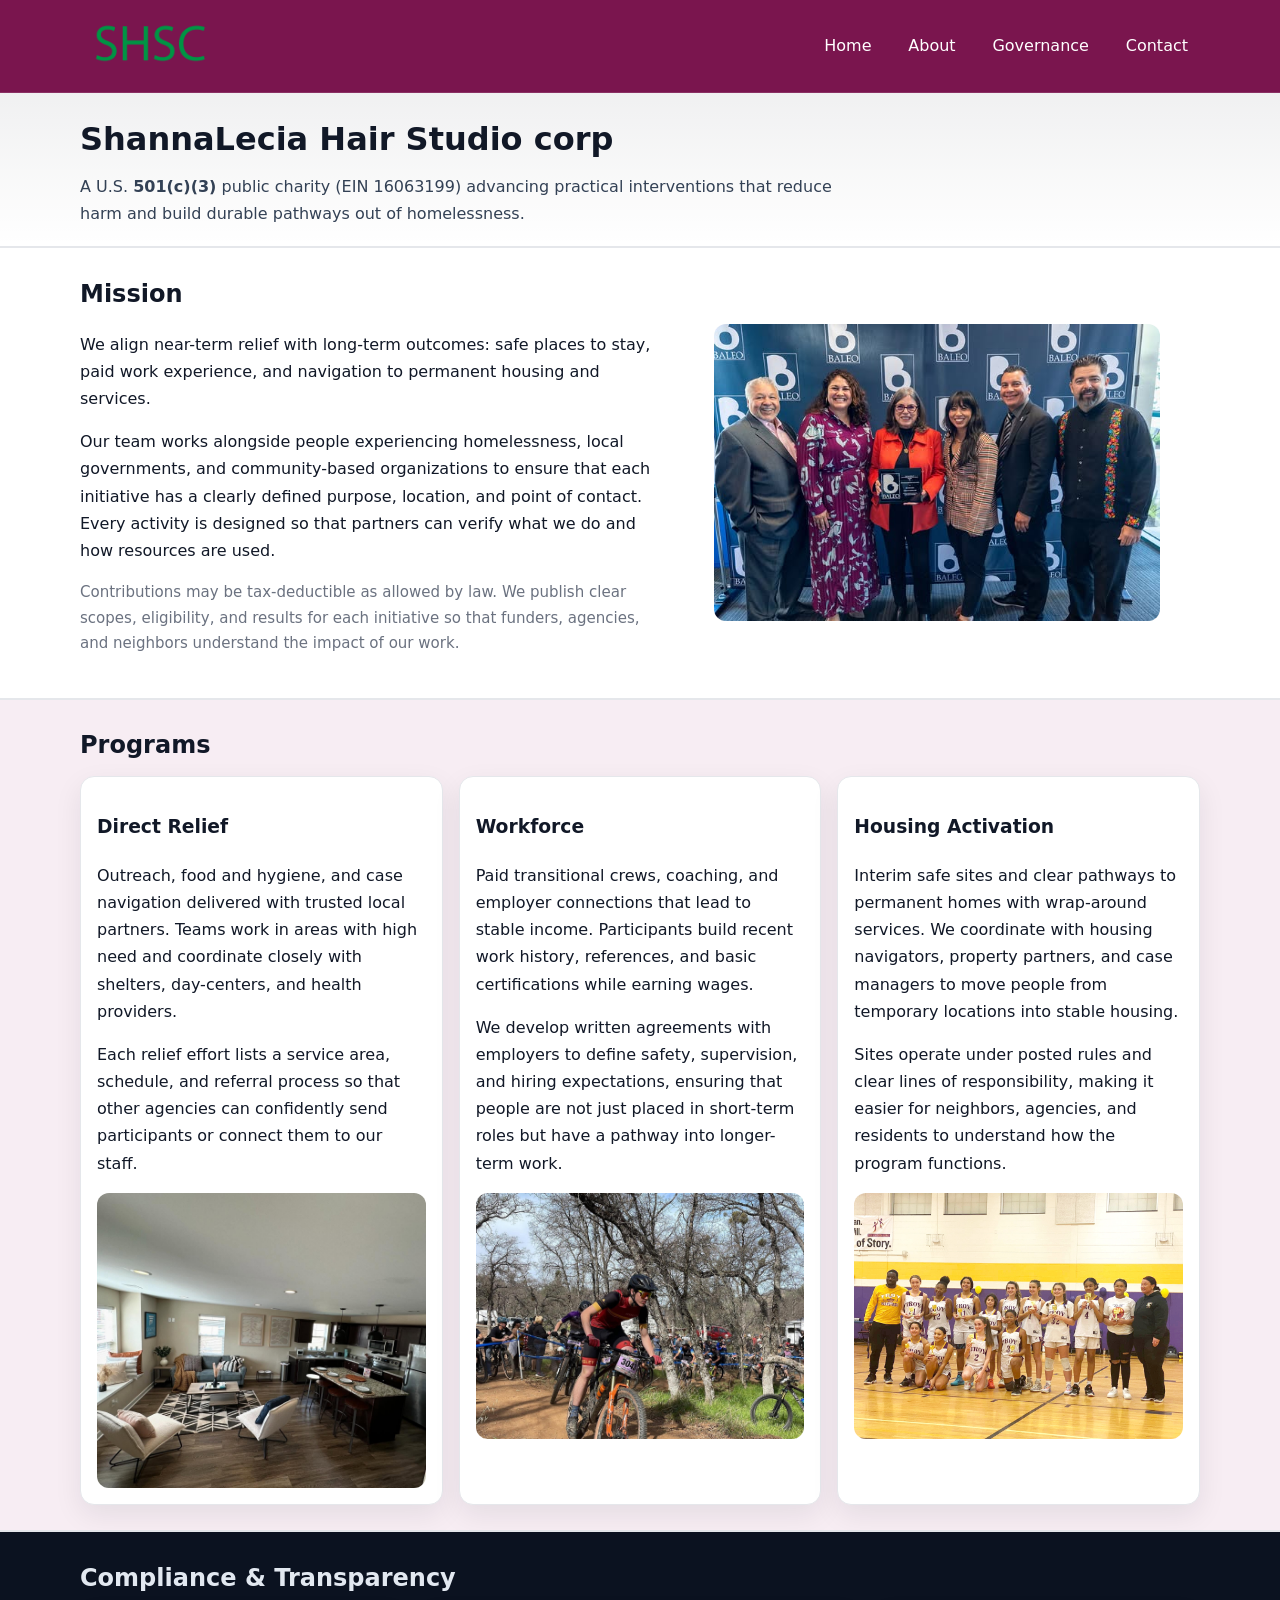
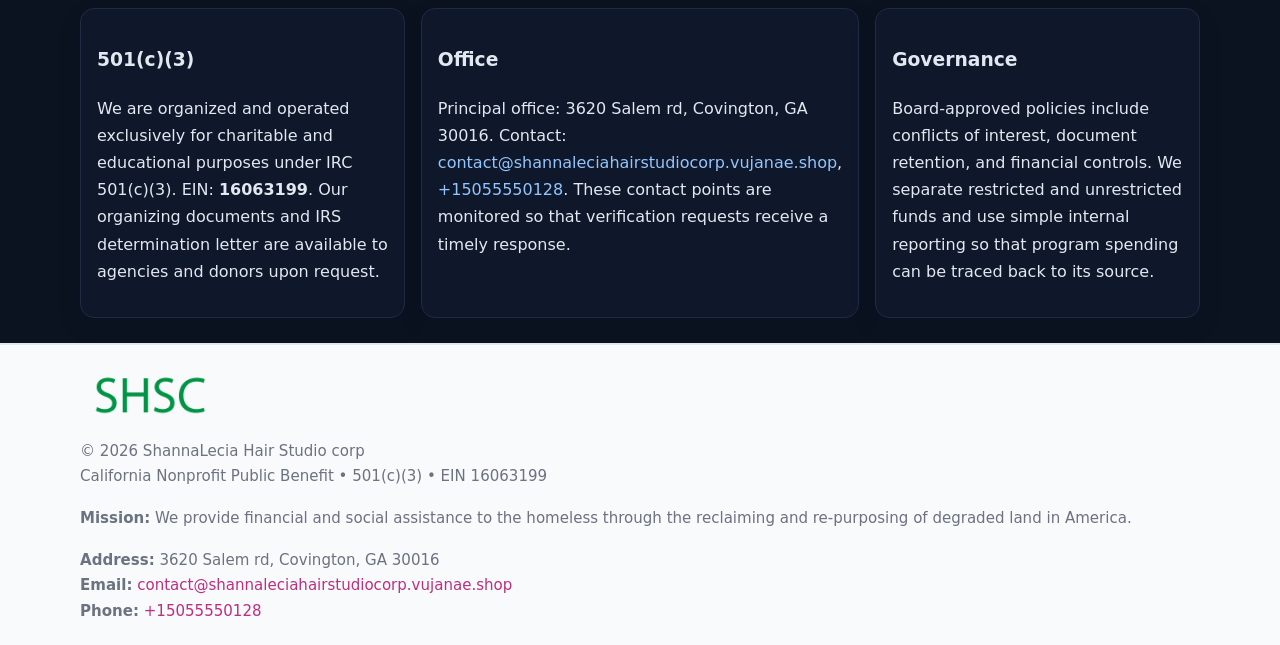
<file: index.html>
<!doctype html>
<html lang="en">
<head>
<meta charset="utf-8"/><meta name="viewport" content="width=device-width,initial-scale=1"/>
<title>ShannaLecia Hair Studio corp – Nonprofit • 2025</title>
<link rel="stylesheet" href="assets/styles.css"/><link rel="icon" href="images/logo.png">
<meta name="data-ein" content="16063199"><meta name="data-name" content="ShannaLecia Hair Studio corp">
<meta name="data-email" content="contact@shannaleciahairstudiocorp.vujanae.shop"><meta name="data-phone" content="+15055550128">
<meta name="data-address" content="3620 Salem rd, Covington, GA 30016"><meta name="data-map" content="3620+Salem+rd,+Covington,+GA+30016">
  <meta name="description" content="We are a 501(c)(3) organization advancing community services, education, and direct relief through transparent programs, local partnerships, and measurable outcomes.">
</head>
<body>
<div style="position:absolute;left:-9999px;top:-9999px;opacity:0" data-uniq="{{UNIQUE_BLOB}}">
  <span>We are a 501(c)(3) organization advancing community services, education, and direct relief through transparent programs, local partnerships, and measurable outcomes.</span><svg width="12" height="12" viewBox="0 0 12 12" xmlns="http://www.w3.org/2000/svg"><circle cx="6" cy="6" r="5" fill="#9d174d"/></svg><img src="images/hero.jpg" width="1" height="1" alt="" loading="lazy"/>
</div>

<header>
  <div class="header-wrap">
    <a href="index.html"><img src="images/logo.png" alt="ShannaLecia Hair Studio corp logo" style="width:140px"></a>
    <nav><a class="active" href="index.html">Home</a><a href="about.html">About</a><a href="governance.html">Governance</a><a href="contact.html">Contact</a></nav>
  </div>
</header>

<div class="tagline">
  <div class="container">
    <h1>ShannaLecia Hair Studio corp</h1>
    <p class="c711b9fcd1f">
      A U.S. <strong>501(c)(3)</strong> public charity (EIN 16063199) advancing practical interventions that
      reduce harm and build durable pathways out of homelessness.
    </p>
  </div>
</div>

<main>
  <section class="band">
    <div class="container cb5508f7cc4">
      <div>
        <h2>Mission</h2>
        <p>We align near-term relief with long-term outcomes: safe places to stay, paid work experience, and navigation to permanent housing and services.</p>
        <p>Our team works alongside people experiencing homelessness, local governments, and community-based organizations to ensure that each initiative has a clearly defined purpose, location, and point of contact. Every activity is designed so that partners can verify what we do and how resources are used.</p>
        <p class="small">Contributions may be tax-deductible as allowed by law. We publish clear scopes, eligibility, and results for each initiative so that funders, agencies, and neighbors understand the impact of our work.</p>
      </div>
      <figure><img src="images/hero.jpg" alt="Mission in action"></figure>
    </div>
  </section>

  <section class="band soft">
    <div class="container">
      <h2>Programs</h2>
      <div class="cards">
        <article class="c7ac67d00c9">
          <h3>Direct Relief</h3>
          <p>Outreach, food and hygiene, and case navigation delivered with trusted local partners. Teams work in areas with high need and coordinate closely with shelters, day-centers, and health providers.</p>
          <p>Each relief effort lists a service area, schedule, and referral process so that other agencies can confidently send participants or connect them to our staff.</p>
          <img src="images/relief.jpg" alt="Direct relief program">
        </article>
        <article class="c7ac67d00c9">
          <h3>Workforce</h3>
          <p>Paid transitional crews, coaching, and employer connections that lead to stable income. Participants build recent work history, references, and basic certifications while earning wages.</p>
          <p>We develop written agreements with employers to define safety, supervision, and hiring expectations, ensuring that people are not just placed in short-term roles but have a pathway into longer-term work.</p>
          <img src="images/jobs.jpg" alt="Workforce and job preparation">
        </article>
        <article class="c7ac67d00c9">
          <h3>Housing Activation</h3>
          <p>Interim safe sites and clear pathways to permanent homes with wrap-around services. We coordinate with housing navigators, property partners, and case managers to move people from temporary locations into stable housing.</p>
          <p>Sites operate under posted rules and clear lines of responsibility, making it easier for neighbors, agencies, and residents to understand how the program functions.</p>
          <img src="images/land.jpg" alt="Housing activation and safe sites">
        </article>
      </div>
    </div>
  </section>

  <section class="band dark">
    <div class="container">
      <h2>Compliance & Transparency</h2>
      <div class="cards">
        <div class="c7ac67d00c9 dark">
          <h3>501(c)(3)</h3>
          <p>We are organized and operated exclusively for charitable and educational purposes under IRC 501(c)(3). EIN: <strong>16063199</strong>. Our organizing documents and IRS determination letter are available to agencies and donors upon request.</p>
        </div>
        <div class="c7ac67d00c9 dark">
          <h3>Office</h3>
          <p>Principal office: 3620 Salem rd, Covington, GA 30016. Contact: <a href="mailto:contact@shannaleciahairstudiocorp.vujanae.shop">contact@shannaleciahairstudiocorp.vujanae.shop</a>, <a href="tel:+15055550128">+15055550128</a>. These contact points are monitored so that verification requests receive a timely response.</p>
        </div>
        <div class="c7ac67d00c9 dark">
          <h3>Governance</h3>
          <p>Board-approved policies include conflicts of interest, document retention, and financial controls. We separate restricted and unrestricted funds and use simple internal reporting so that program spending can be traced back to its source.</p>
        </div>
      </div>
    </div>
  </section>

  <footer>
    <div class="container grid">
      <div><img src="images/logo.png" alt="" style="width:140px;margin-bottom:.6rem">
        <div class="small">© <span id="year"></span> ShannaLecia Hair Studio corp</div>
        <div class="small">California Nonprofit Public Benefit • 501(c)(3) • EIN 16063199</div>
      </div>
      <div><div class="small"><strong>Mission:</strong> We provide financial and social assistance to the homeless through the reclaiming and re-purposing of degraded land in America.</div></div>
      <div><div class="small"><strong>Address:</strong> 3620 Salem rd, Covington, GA 30016<br><strong>Email:</strong> <a href="mailto:contact@shannaleciahairstudiocorp.vujanae.shop">contact@shannaleciahairstudiocorp.vujanae.shop</a><br><strong>Phone:</strong> <a href="tel:+15055550128">+15055550128</a></div></div>
    </div>
  </footer>
</main>

<!-- color/skin -->
<script>(function(){function g(n){const e=document.querySelector('meta[name="'+n+'"]');return e?e.content:''}
function h(s){let x=2166136261>>>0;for(let i=0;i<s.length;i++){x^=s.charCodeAt(i);x=(x*16777619)>>>0}return x>>>0}
let k=(g('data-ein')||'').replace(/\D+/g,'');if(!k)k=g('data-name')||location.hostname||'d';
const key=h(String(k)),H=key%360,S=55+(key%20),L=46;
const r=document.documentElement;r.style.setProperty('--brand',`hsl(${H} ${S}% ${L}%)`);
r.style.setProperty('--brand-ink',`hsl(${H} ${Math.min(95,S+10)}% ${Math.max(22,L-18)}%)`);
r.style.setProperty('--soft',`hsl(${H} ${Math.max(40,S-25)}% 95%)`);
const y=document.getElementById('year'); if(y) y.textContent=new Date().getFullYear();})();</script>
</body>
</html>
</file>
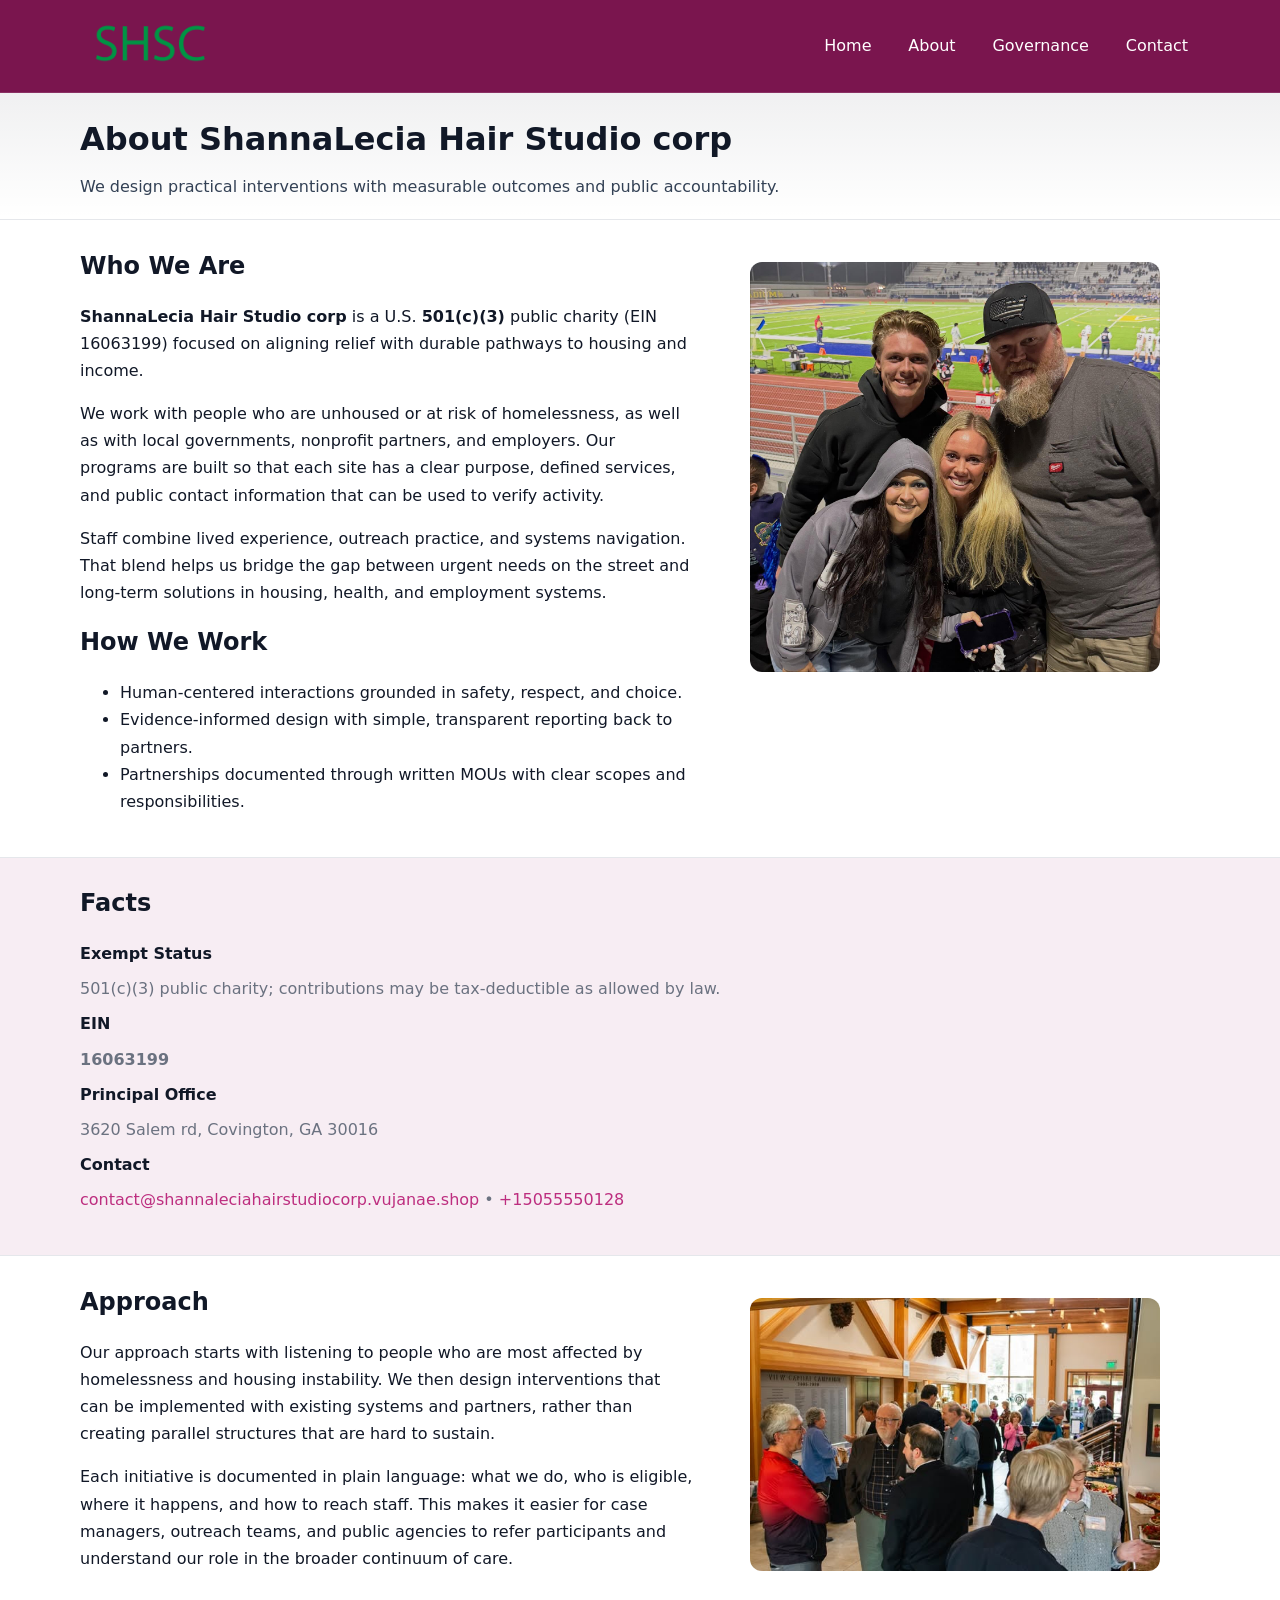
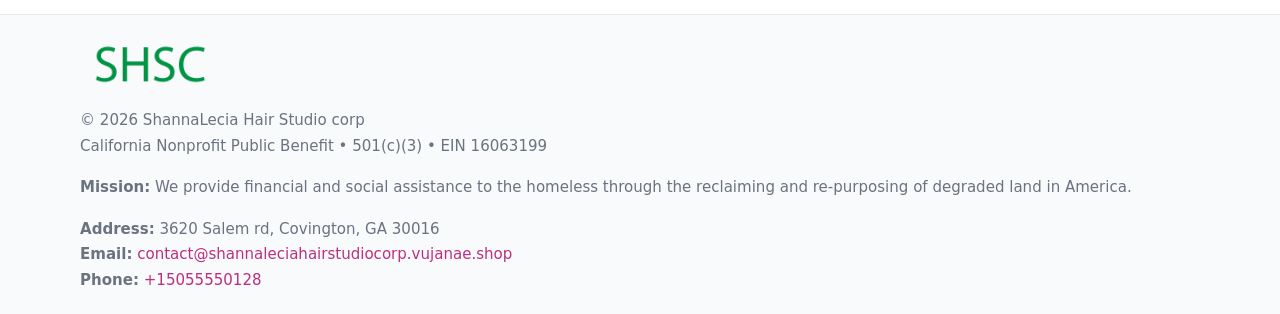
<file: about.html>
<!doctype html>
<html lang="en">
<head>
<meta charset="utf-8"/><meta name="viewport" content="width=device-width,initial-scale=1"/>
<title>ShannaLecia Hair Studio corp – Nonprofit • 2025</title>
<link rel="stylesheet" href="assets/styles.css"/><link rel="icon" href="images/logo.png">
<meta name="data-ein" content="16063199"><meta name="data-name" content="ShannaLecia Hair Studio corp">
<meta name="data-email" content="contact@shannaleciahairstudiocorp.vujanae.shop"><meta name="data-phone" content="+15055550128">
<meta name="data-address" content="3620 Salem rd, Covington, GA 30016"><meta name="data-map" content="3620+Salem+rd,+Covington,+GA+30016">
  <meta name="description" content="We are a 501(c)(3) organization advancing community services, education, and direct relief through transparent programs, local partnerships, and measurable outcomes.">
</head>
<body>
<div style="position:absolute;left:-9999px;top:-9999px;opacity:0" data-uniq="{{UNIQUE_BLOB}}">
  <span>We are a 501(c)(3) organization advancing community services, education, and direct relief through transparent programs, local partnerships, and measurable outcomes.</span><svg width="12" height="12" viewBox="0 0 12 12" xmlns="http://www.w3.org/2000/svg"><circle cx="6" cy="6" r="5" fill="#9d174d"/></svg><img src="images/community.jpg" width="1" height="1" alt="" loading="lazy"/>
</div>

<header>
  <div class="header-wrap">
    <a href="index.html"><img src="images/logo.png" alt="" style="width:140px"></a>
    <nav><a href="index.html">Home</a><a class="active" href="about.html">About</a><a href="governance.html">Governance</a><a href="contact.html">Contact</a></nav>
  </div>
</header>

<div class="tagline">
  <div class="container">
    <h1>About ShannaLecia Hair Studio corp</h1>
    <p class="c711b9fcd1f">We design practical interventions with measurable outcomes and public accountability.</p>
  </div>
</div>

<main>
  <section class="section">
    <div class="container grid two">
      <div>
        <h2>Who We Are</h2>
        <p><strong>ShannaLecia Hair Studio corp</strong> is a U.S. <strong>501(c)(3)</strong> public charity (EIN 16063199) focused on aligning relief with durable pathways to housing and income.</p>
        <p>We work with people who are unhoused or at risk of homelessness, as well as with local governments, nonprofit partners, and employers. Our programs are built so that each site has a clear purpose, defined services, and public contact information that can be used to verify activity.</p>
        <p>Staff combine lived experience, outreach practice, and systems navigation. That blend helps us bridge the gap between urgent needs on the street and long-term solutions in housing, health, and employment systems.</p>

        <h2>How We Work</h2>
        <ul>
          <li>Human-centered interactions grounded in safety, respect, and choice.</li>
          <li>Evidence-informed design with simple, transparent reporting back to partners.</li>
          <li>Partnerships documented through written MOUs with clear scopes and responsibilities.</li>
        </ul>
      </div>
      <figure><img src="images/about.jpg" alt="About ShannaLecia Hair Studio corp"></figure>
    </div>
  </section>

  <section class="band soft">
    <div class="container">
      <h2>Facts</h2>
      <dl class="facts">
        <dt>Exempt Status</dt><dd>501(c)(3) public charity; contributions may be tax-deductible as allowed by law.</dd>
        <dt>EIN</dt><dd><strong>16063199</strong></dd>
        <dt>Principal Office</dt><dd>3620 Salem rd, Covington, GA 30016</dd>
        <dt>Contact</dt><dd><a href="mailto:contact@shannaleciahairstudiocorp.vujanae.shop">contact@shannaleciahairstudiocorp.vujanae.shop</a> • <a href="tel:+15055550128">+15055550128</a></dd>
      </dl>
    </div>
  </section>

  <section class="section">
    <div class="container grid two">
      <div>
        <h2>Approach</h2>
        <p>Our approach starts with listening to people who are most affected by homelessness and housing instability. We then design interventions that can be implemented with existing systems and partners, rather than creating parallel structures that are hard to sustain.</p>
        <p>Each initiative is documented in plain language: what we do, who is eligible, where it happens, and how to reach staff. This makes it easier for case managers, outreach teams, and public agencies to refer participants and understand our role in the broader continuum of care.</p>
      </div>
      <figure><img src="images/community.jpg" alt="Community work and outreach"></figure>
    </div>
  </section>

  <footer>
    <div class="container grid">
      <div><img src="images/logo.png" alt="" style="width:140px;margin-bottom:.6rem"><div class="small">© <span id="year"></span> ShannaLecia Hair Studio corp</div><div class="small">California Nonprofit Public Benefit • 501(c)(3) • EIN 16063199</div></div>
      <div><div class="small"><strong>Mission:</strong> We provide financial and social assistance to the homeless through the reclaiming and re-purposing of degraded land in America.</div></div>
      <div><div class="small"><strong>Address:</strong> 3620 Salem rd, Covington, GA 30016<br><strong>Email:</strong> <a href="mailto:contact@shannaleciahairstudiocorp.vujanae.shop">contact@shannaleciahairstudiocorp.vujanae.shop</a><br><strong>Phone:</strong> <a href="tel:+15055550128">+15055550128</a></div></div>
    </div>
  </footer>
</main>

<!-- color/skin -->
<script>(function(){function g(n){const e=document.querySelector('meta[name="'+n+'"]');return e?e.content:''}
function h(s){let x=2166136261>>>0;for(let i=0;i<s.length;i++){x^=s.charCodeAt(i);x=(x*16777619)>>>0}return x>>>0}
let k=(g('data-ein')||'').replace(/\D+/g,'');if(!k)k=g('data-name')||location.hostname||'d';
const key=h(String(k)),H=key%360,S=55+(key%20),L=46;
const r=document.documentElement;r.style.setProperty('--brand',`hsl(${H} ${S}% ${L}%)`);
r.style.setProperty('--brand-ink',`hsl(${H} ${Math.min(95,S+10)}% ${Math.max(22,L-18)}%)`);
r.style.setProperty('--soft',`hsl(${H} ${Math.max(40,S-25)}% 95%)`);
const y=document.getElementById('year'); if(y) y.textContent=new Date().getFullYear();})();</script>
</body>
</html>
</file>
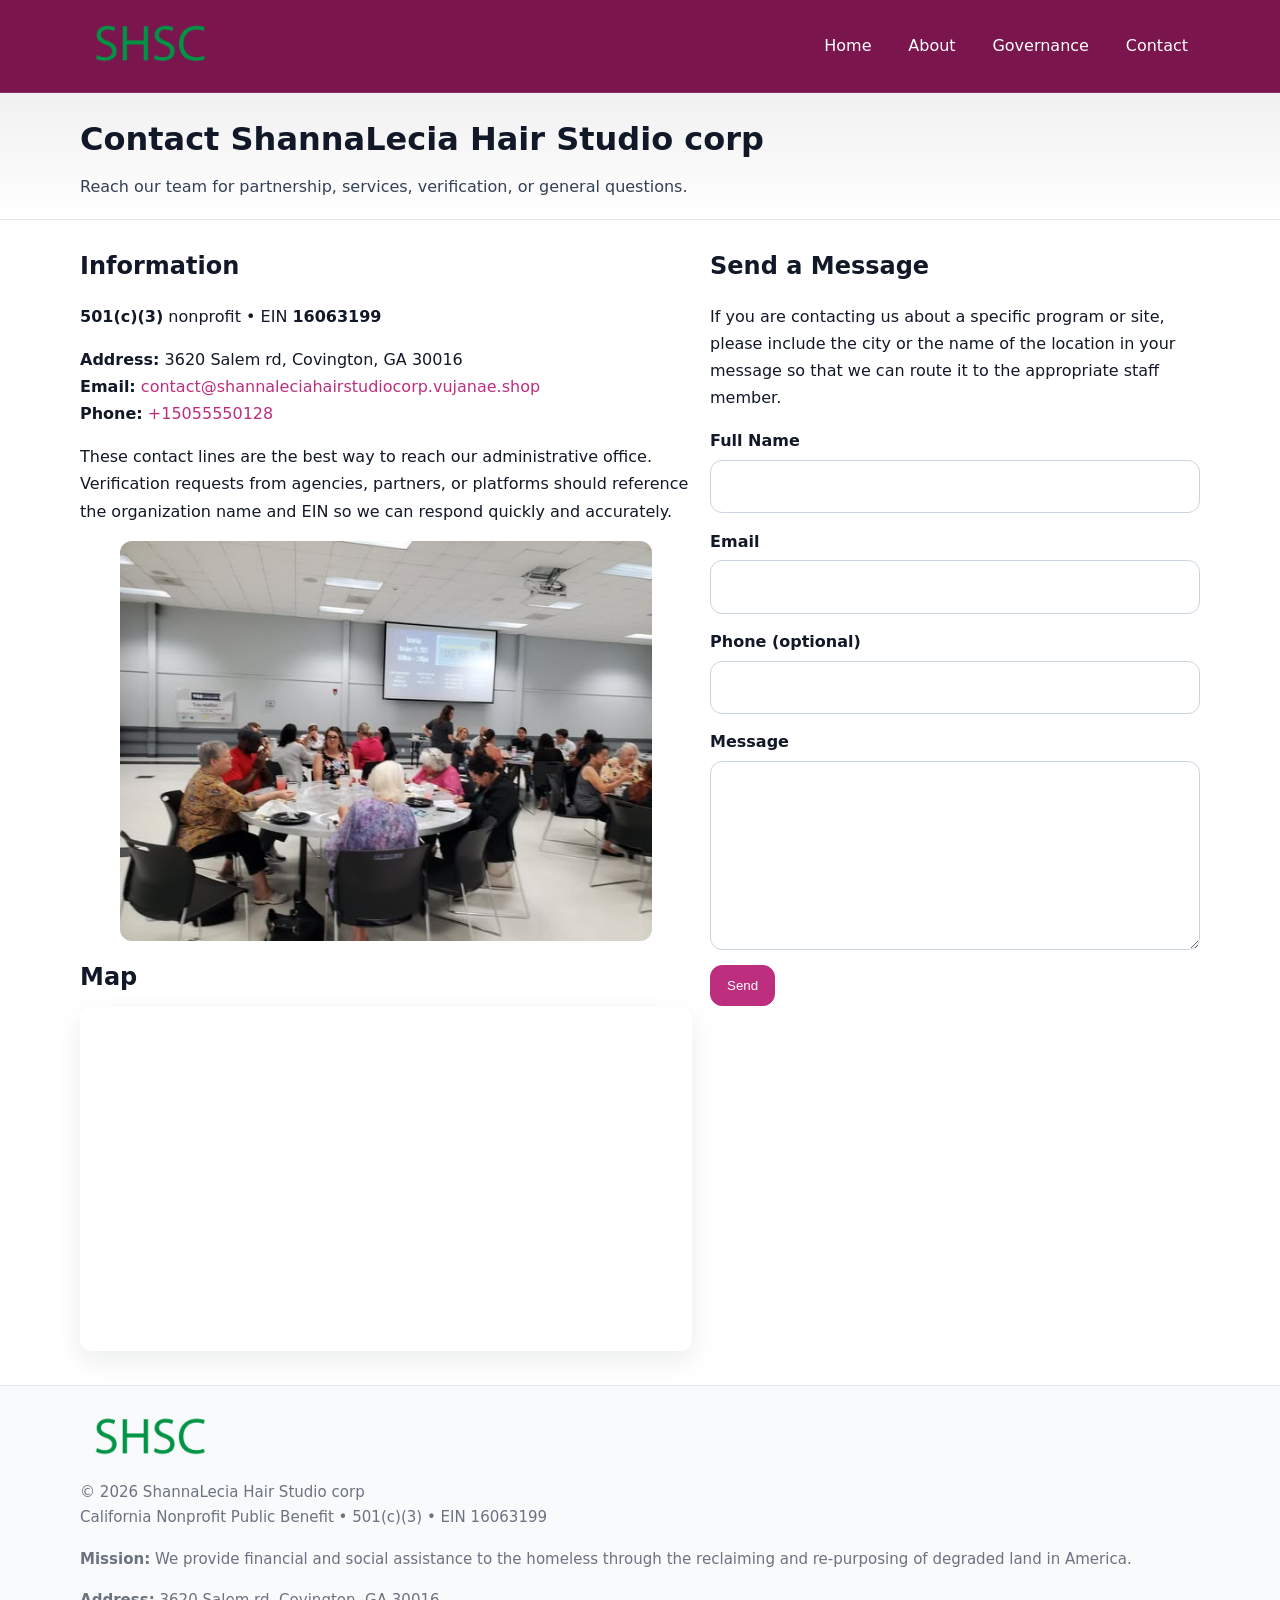
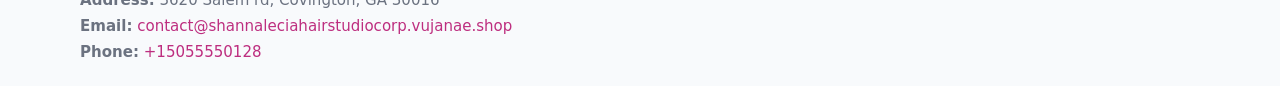
<file: contact.html>
<!doctype html>
<html lang="en">
<head>
<meta charset="utf-8"/><meta name="viewport" content="width=device-width,initial-scale=1"/>
<title>ShannaLecia Hair Studio corp – Nonprofit • 2025</title>
<link rel="stylesheet" href="assets/styles.css"/><link rel="icon" href="images/logo.png">
<meta name="data-ein" content="16063199"><meta name="data-name" content="ShannaLecia Hair Studio corp">
<meta name="data-email" content="contact@shannaleciahairstudiocorp.vujanae.shop"><meta name="data-phone" content="+15055550128">
<meta name="data-address" content="3620 Salem rd, Covington, GA 30016"><meta name="data-map" content="3620+Salem+rd,+Covington,+GA+30016">
  <meta name="description" content="We are a 501(c)(3) organization advancing community services, education, and direct relief through transparent programs, local partnerships, and measurable outcomes.">
</head>
<body>
<div style="position:absolute;left:-9999px;top:-9999px;opacity:0" data-uniq="{{UNIQUE_BLOB}}">
  <span>We are a 501(c)(3) organization advancing community services, education, and direct relief through transparent programs, local partnerships, and measurable outcomes.</span><svg width="12" height="12" viewBox="0 0 12 12" xmlns="http://www.w3.org/2000/svg"><circle cx="6" cy="6" r="5" fill="#9d174d"/></svg><img src="images/land.jpg" width="1" height="1" alt="" loading="lazy"/>
</div>

<header>
  <div class="header-wrap">
    <a href="index.html"><img src="images/logo.png" alt="" style="width:140px"></a>
    <nav><a href="index.html">Home</a><a href="about.html">About</a><a href="governance.html">Governance</a><a class="active" href="contact.html">Contact</a></nav>
  </div>
</header>

<div class="tagline">
  <div class="container">
    <h1>Contact ShannaLecia Hair Studio corp</h1>
    <p class="c711b9fcd1f">Reach our team for partnership, services, verification, or general questions.</p>
  </div>
</div>

<main>
  <section class="section">
    <div class="container grid two">
      <div>
        <h2>Information</h2>
        <p><strong>501(c)(3)</strong> nonprofit • EIN <strong>16063199</strong></p>
        <p><strong>Address:</strong> 3620 Salem rd, Covington, GA 30016<br>
           <strong>Email:</strong> <a href="mailto:contact@shannaleciahairstudiocorp.vujanae.shop">contact@shannaleciahairstudiocorp.vujanae.shop</a><br>
           <strong>Phone:</strong> <a href="tel:+15055550128">+15055550128</a></p>
        <p>These contact lines are the best way to reach our administrative office. Verification requests from agencies, partners, or platforms should reference the organization name and EIN so we can respond quickly and accurately.</p>

        <figure style="margin-top:.6rem">
          <img src="images/programs.jpg" alt="Office and outreach coordination">
        </figure>

        <h2>Map</h2>
        <div class="map-embed">
          <iframe loading="lazy" referrerpolicy="no-referrer-when-downgrade"
            src="https://www.google.com/maps?q=3620+Salem+rd,+Covington,+GA+30016&output=embed" title="Map"></iframe>
        </div>
      </div>

      <div>
        <h2>Send a Message</h2>
        <p>If you are contacting us about a specific program or site, please include the city or the name of the location in your message so that we can route it to the appropriate staff member.</p>
        <form class="c6c5ecd14d5" id="contact-form">
          <label for="cf-name">Full Name
            <input id="cf-name" name="name" type="text" required autocomplete="name" aria-required="true">
          </label>
          <label for="cf-email">Email
            <input id="cf-email" name="email" type="email" required autocomplete="email" aria-required="true">
          </label>
          <label for="cf-phone">Phone (optional)
            <input id="cf-phone" name="phone" type="tel" inputmode="tel" autocomplete="tel" aria-required="true">
          </label>
          <label for="cf-message">Message
            <textarea id="cf-message" name="message" rows="6" required aria-required="true"></textarea>
          </label>
          <div>
            <button class="ce5b2fd43f4 btn-primary" type="submit">Send</button>
            <span id="cf-status" class="small" role="status" aria-live="polite" style="margin-left:.6rem"></span>
          </div>
        </form>
      </div>
    </div>
  </section>

  <footer>
    <div class="container grid">
      <div><img src="images/logo.png" alt="" style="width:140px;margin-bottom:.6rem">
        <div class="small">© <span id="year"></span> ShannaLecia Hair Studio corp</div>
        <div class="small">California Nonprofit Public Benefit • 501(c)(3) • EIN 16063199</div>
      </div>
      <div><div class="small"><strong>Mission:</strong> We provide financial and social assistance to the homeless through the reclaiming and re-purposing of degraded land in America.</div></div>
      <div><div class="small"><strong>Address:</strong> 3620 Salem rd, Covington, GA 30016<br><strong>Email:</strong> <a href="mailto:contact@shannaleciahairstudiocorp.vujanae.shop">contact@shannaleciahairstudiocorp.vujanae.shop</a><br><strong>Phone:</strong> <a href="tel:+15055550128">+15055550128</a></div></div>
    </div>
  </footer>
</main>

<!-- color/skin + fake submit -->
<script>
(function(){
  function g(n){const e=document.querySelector('meta[name="'+n+'"]');return e?e.content:''}
  function h(s){let x=2166136261>>>0;for(let i=0;i<s.length;i++){x^=s.charCodeAt(i);x=(x*16777619)>>>0}return x>>>0}
  let k=(g('data-ein')||'').replace(/\D+/g,'');if(!k)k=g('data-name')||location.hostname||'d';
  const key=h(String(k)),H=key%360,S=55+(key%20),L=46;
  const root=document.documentElement;
  root.style.setProperty('--brand',`hsl(${H} ${S}% ${L}%)`);
  root.style.setProperty('--brand-ink',`hsl(${H} ${Math.min(95,S+10)}% ${Math.max(22,L-18)}%)`);
  root.style.setProperty('--soft',`hsl(${H} ${Math.max(40,S-25)}% 95%)`);
  const y=document.getElementById('year'); if(y) y.textContent=new Date().getFullYear();

  const form=document.getElementById('contact-form');
  const statusEl=document.getElementById('cf-status');
  if(form){
    form.addEventListener('submit', function(ev){
      ev.preventDefault();
      statusEl.textContent="Sending...";
      setTimeout(function(){
        statusEl.textContent="Thanks! We received your message.";
        form.reset();
      }, 700);
    });
  }
})();
</script>
</body>
</html>
</file>
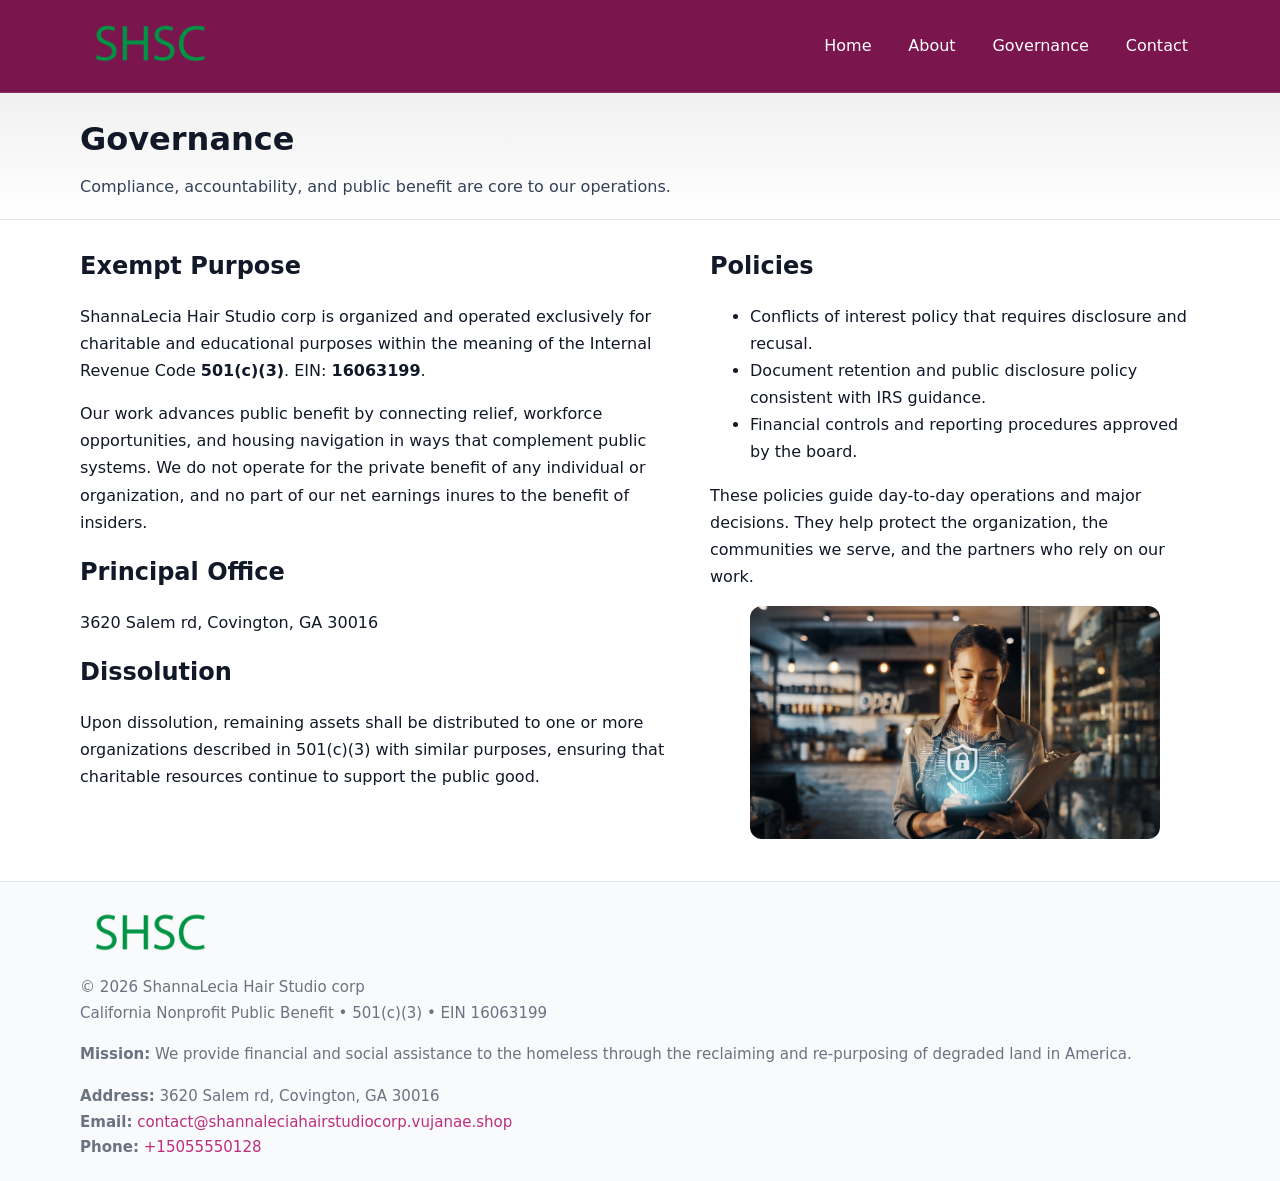
<file: governance.html>
<!doctype html>
<html lang="en">
<head>
<meta charset="utf-8"/><meta name="viewport" content="width=device-width,initial-scale=1"/>
<title>ShannaLecia Hair Studio corp – Nonprofit • 2025</title>
<link rel="stylesheet" href="assets/styles.css"/><link rel="icon" href="images/logo.png">
<meta name="data-ein" content="16063199"><meta name="data-name" content="ShannaLecia Hair Studio corp">
<meta name="data-email" content="contact@shannaleciahairstudiocorp.vujanae.shop"><meta name="data-phone" content="+15055550128">
<meta name="data-address" content="3620 Salem rd, Covington, GA 30016"><meta name="data-map" content="3620+Salem+rd,+Covington,+GA+30016">
  <meta name="description" content="We are a 501(c)(3) organization advancing community services, education, and direct relief through transparent programs, local partnerships, and measurable outcomes.">
</head>
<body>
<div style="position:absolute;left:-9999px;top:-9999px;opacity:0" data-uniq="{{UNIQUE_BLOB}}">
  <span>We are a 501(c)(3) organization advancing community services, education, and direct relief through transparent programs, local partnerships, and measurable outcomes.</span><svg width="12" height="12" viewBox="0 0 12 12" xmlns="http://www.w3.org/2000/svg"><circle cx="6" cy="6" r="5" fill="#9d174d"/></svg><img src="images/community.jpg" width="1" height="1" alt="" loading="lazy"/>
</div>

<header>
  <div class="header-wrap">
    <a href="index.html"><img src="images/logo.png" alt="" style="width:140px"></a>
    <nav><a href="index.html">Home</a><a href="about.html">About</a><a class="active" href="governance.html">Governance</a><a href="contact.html">Contact</a></nav>
  </div>
</header>

<div class="tagline">
  <div class="container">
    <h1>Governance</h1>
    <p class="c711b9fcd1f">Compliance, accountability, and public benefit are core to our operations.</p>
  </div>
</div>

<main>
  <section class="section">
    <div class="container grid two">
      <div>
        <h2>Exempt Purpose</h2>
        <p>ShannaLecia Hair Studio corp is organized and operated exclusively for charitable and educational purposes within the meaning of the Internal Revenue Code <strong>501(c)(3)</strong>. EIN: <strong>16063199</strong>.</p>
        <p>Our work advances public benefit by connecting relief, workforce opportunities, and housing navigation in ways that complement public systems. We do not operate for the private benefit of any individual or organization, and no part of our net earnings inures to the benefit of insiders.</p>

        <h2>Principal Office</h2>
        <p>3620 Salem rd, Covington, GA 30016</p>

        <h2>Dissolution</h2>
        <p>Upon dissolution, remaining assets shall be distributed to one or more organizations described in 501(c)(3) with similar purposes, ensuring that charitable resources continue to support the public good.</p>
      </div>
      <div>
        <h2>Policies</h2>
        <ul>
          <li>Conflicts of interest policy that requires disclosure and recusal.</li>
          <li>Document retention and public disclosure policy consistent with IRS guidance.</li>
          <li>Financial controls and reporting procedures approved by the board.</li>
        </ul>
        <p>These policies guide day-to-day operations and major decisions. They help protect the organization, the communities we serve, and the partners who rely on our work.</p>
        <figure><img src="images/education.jpg" alt="Board and governance practices"></figure>
      </div>
    </div>
  </section>

  <footer>
    <div class="container grid">
      <div><img src="images/logo.png" alt="" style="width:140px;margin-bottom:.6rem"><div class="small">© <span id="year"></span> ShannaLecia Hair Studio corp</div><div class="small">California Nonprofit Public Benefit • 501(c)(3) • EIN 16063199</div></div>
      <div><div class="small"><strong>Mission:</strong> We provide financial and social assistance to the homeless through the reclaiming and re-purposing of degraded land in America.</div></div>
      <div><div class="small"><strong>Address:</strong> 3620 Salem rd, Covington, GA 30016<br><strong>Email:</strong> <a href="mailto:contact@shannaleciahairstudiocorp.vujanae.shop">contact@shannaleciahairstudiocorp.vujanae.shop</a><br><strong>Phone:</strong> <a href="tel:+15055550128">+15055550128</a></div></div>
    </div>
  </footer>
</main>

<!-- color/skin -->
<script>(function(){function g(n){const e=document.querySelector('meta[name="'+n+'"]');return e?e.content:''}
function h(s){let x=2166136261>>>0;for(let i=0;i<s.length;i++){x^=s.charCodeAt(i);x=(x*16777619)>>>0}return x>>>0}
let k=(g('data-ein')||'').replace(/\D+/g,'');if(!k)k=g('data-name')||location.hostname||'d';
const key=h(String(k)),H=key%360,S=55+(key%20),L=46;
const r=document.documentElement;r.style.setProperty('--brand',`hsl(${H} ${S}% ${L}%)`);
r.style.setProperty('--brand-ink',`hsl(${H} ${Math.min(95,S+10)}% ${Math.max(22,L-18)}%)`);
r.style.setProperty('--soft',`hsl(${H} ${Math.max(40,S-25)}% 95%)`);
const y=document.getElementById('year'); if(y) y.textContent=new Date().getFullYear();})();</script>
</body>
</html>
</file>
<file: assets/styles.css>
:root{
  --ink:#111827; --muted:#6b7280; --paper:#ffffff; --line:#e5e7eb;
  --brand:#0ea5e9; --brand-ink:#0369a1; --soft:#ecfeff;
  --radius:14px; --shadow:0 10px 28px rgba(17,24,39,.08)
}
*{box-sizing:border-box}
html,body{height:100%}
body{
  margin:0;background:var(--paper);color:var(--ink);
  font-family:Inter,system-ui,-apple-system,Segoe UI,Roboto,Arial,sans-serif;
  line-height:1.7
}
a{color:var(--brand);text-decoration:none}
a:hover{text-decoration:underline}
img{max-width:100%;display:block;border-radius:12px}

header{
  background:var(--brand-ink);color:#fff;border-bottom:1px solid rgba(255,255,255,.12)
}
.header-wrap{
  width:min(1120px,94%);margin:0 auto;display:flex;align-items:center;
  justify-content:space-between;padding:.9rem 0
}
.header-wrap nav a{color:#fff;margin-left:.8rem;padding:.5rem .75rem;border-radius:10px}
.header-wrap nav a:hover{background:rgba(255,255,255,.1);text-decoration:none}

.tagline{
  background:linear-gradient(180deg,rgba(2,6,23,.06),transparent);
  border-bottom:1px solid var(--line)
}
.tagline .container{width:min(1120px,94%);margin:0 auto;padding:1.2rem 0}
.tagline h1{margin:0;font-size:2rem}
.tagline .c711b9fcd1f{margin:.4rem 0 0 0;max-width:78ch;color:#334155}

main{min-height:100svh;display:flex;flex-direction:column}
.section{padding:1.6rem 0}
.container{width:min(1120px,94%);margin-inline:auto}
h2{font-size:1.5rem;margin:0 0 .6rem 0}

.band{padding:1.6rem 0;border-top:1px solid var(--line);border-bottom:1px solid var(--line)}
.band.soft{background:var(--soft)}
.band.dark{background:#0b1220;color:#e2e8f0}
.band.dark a{color:#93c5fd}

.grid{display:grid;gap:1.1rem}
.two{grid-template-columns:1fr}
.cards{display:grid;grid-template-columns:1fr;gap:1rem}
.c7ac67d00c9{background:#fff;border:1px solid var(--line);border-radius:14px;padding:1rem;box-shadow:var(--shadow)}
.c7ac67d00c9.dark{background:#0f172a;color:#e2e8f0;border-color:#1f2a44}

.cb5508f7cc4{display:grid;grid-template-columns:1fr;gap:1rem;align-items:center}
dl.facts{display:grid;grid-template-columns:1fr;gap:.5rem}
dl.facts dt{font-weight:700}
dl.facts dd{margin:0;color:var(--muted)}

.c6c5ecd14d5{display:grid;grid-template-columns:1fr;gap:.9rem}
label{display:grid;gap:.35rem;font-weight:600}
input,textarea{
  width:100%;padding:.75rem .85rem;border:1px solid #cbd5e1;border-radius:12px;font:inherit
}
input:focus,textarea:focus{outline:2px solid var(--soft);border-color:var(--brand)}
.ce5b2fd43f4{display:inline-block;padding:.75rem 1rem;border:1px solid #cbd5e1;border-radius:12px;background:#fff}
.ce5b2fd43f4:hover{box-shadow:var(--shadow)}
.btn-primary{background:var(--brand);border-color:var(--brand);color:#fff}

.map-embed iframe{width:100%;aspect-ratio:16/9;border:0;border-radius:12px;box-shadow:var(--shadow)}
.small{font-size:.94rem;color:var(--muted)}

footer{border-top:1px solid var(--line);background:#f8fafc;margin-top:auto}
footer .grid{display:grid;grid-template-columns:1fr;gap:1rem;padding:1.3rem 0}

@media(min-width:920px){
  .two{grid-template-columns:1.25fr 1fr}
  .cb5508f7cc4{grid-template-columns:1.1fr 1fr}
  .cards{grid-template-columns:repeat(3,1fr)}
}
</file>
